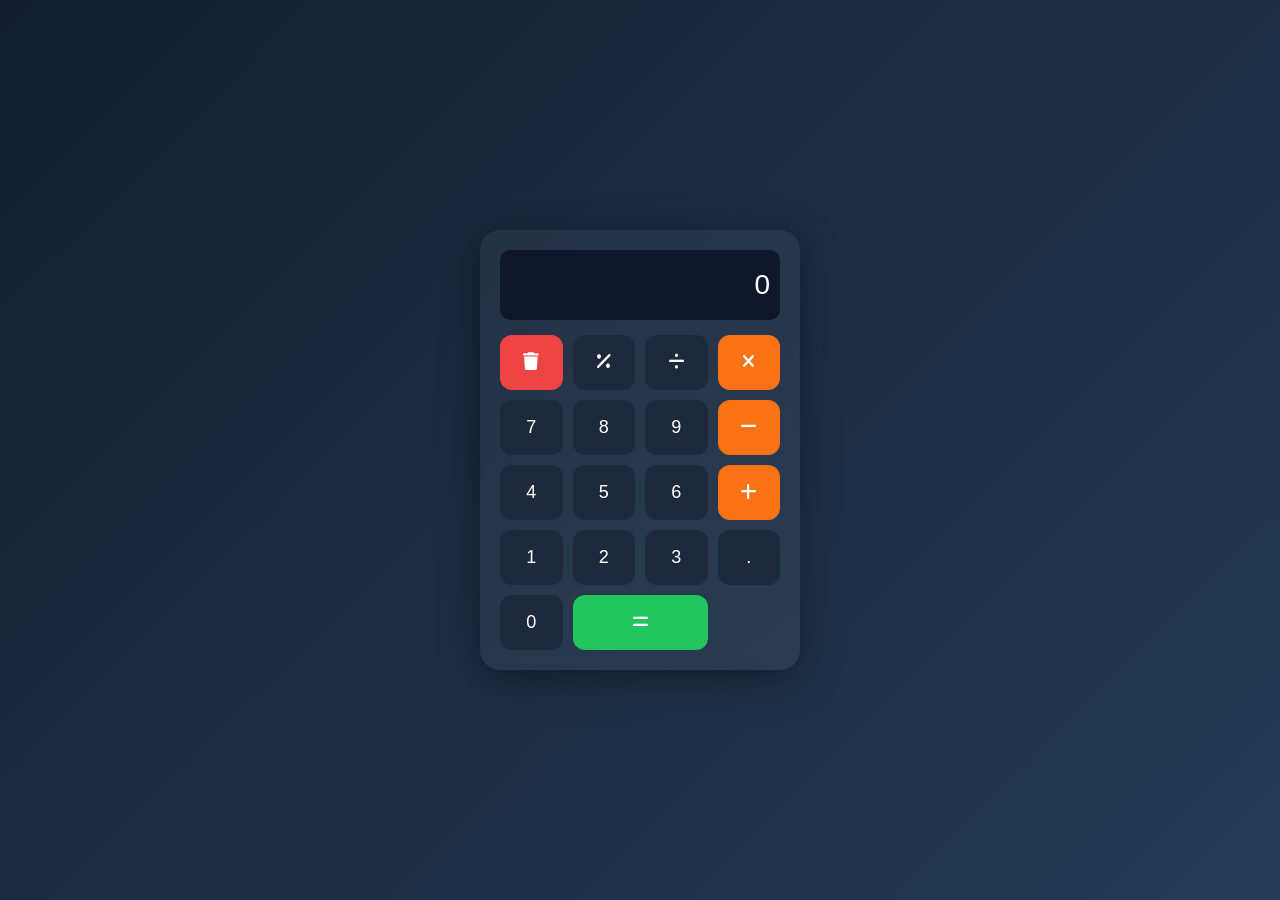
<file: Projects/01_Simple_Calculator/index.html>
<!doctype html>
<html lang="en">
  <head>
    <meta charset="UTF-8" />
    <meta name="viewport" content="width=device-width, initial-scale=1.0" />
    <title>🧮 Modern Calculator</title>

    <!-- Font Awesome Icons -->
    <link
      rel="stylesheet"
      href="https://cdnjs.cloudflare.com/ajax/libs/font-awesome/6.5.0/css/all.min.css"
    />

    <link rel="stylesheet" href="style.css" />
  </head>

  <body>
    <div class="calculator">
      <input type="text" class="display" id="display" value="0" disabled />

      <div class="buttons">
        <button class="clear" onclick="clearDisplay()">
          <i class="fa-solid fa-trash"></i>
        </button>

        <button onclick="append('%')">
          <i class="fa-solid fa-percent"></i>
        </button>

        <button onclick="append('/')">
          <i class="fa-solid fa-divide"></i>
        </button>

        <button class="operator" onclick="append('*')">
          <i class="fa-solid fa-xmark"></i>
        </button>

        <button onclick="append('7')">7</button>
        <button onclick="append('8')">8</button>
        <button onclick="append('9')">9</button>

        <button class="operator" onclick="append('-')">
          <i class="fa-solid fa-minus"></i>
        </button>

        <button onclick="append('4')">4</button>
        <button onclick="append('5')">5</button>
        <button onclick="append('6')">6</button>

        <button class="operator" onclick="append('+')">
          <i class="fa-solid fa-plus"></i>
        </button>

        <button onclick="append('1')">1</button>
        <button onclick="append('2')">2</button>
        <button onclick="append('3')">3</button>

        <button onclick="append('.')">.</button>
        <button onclick="append('0')">0</button>

        <button class="equal" onclick="calculate()">
          <i class="fa-solid fa-equals"></i>
        </button>
      </div>
    </div>

    <script src="script.js"></script>
  </body>
</html>
</file>
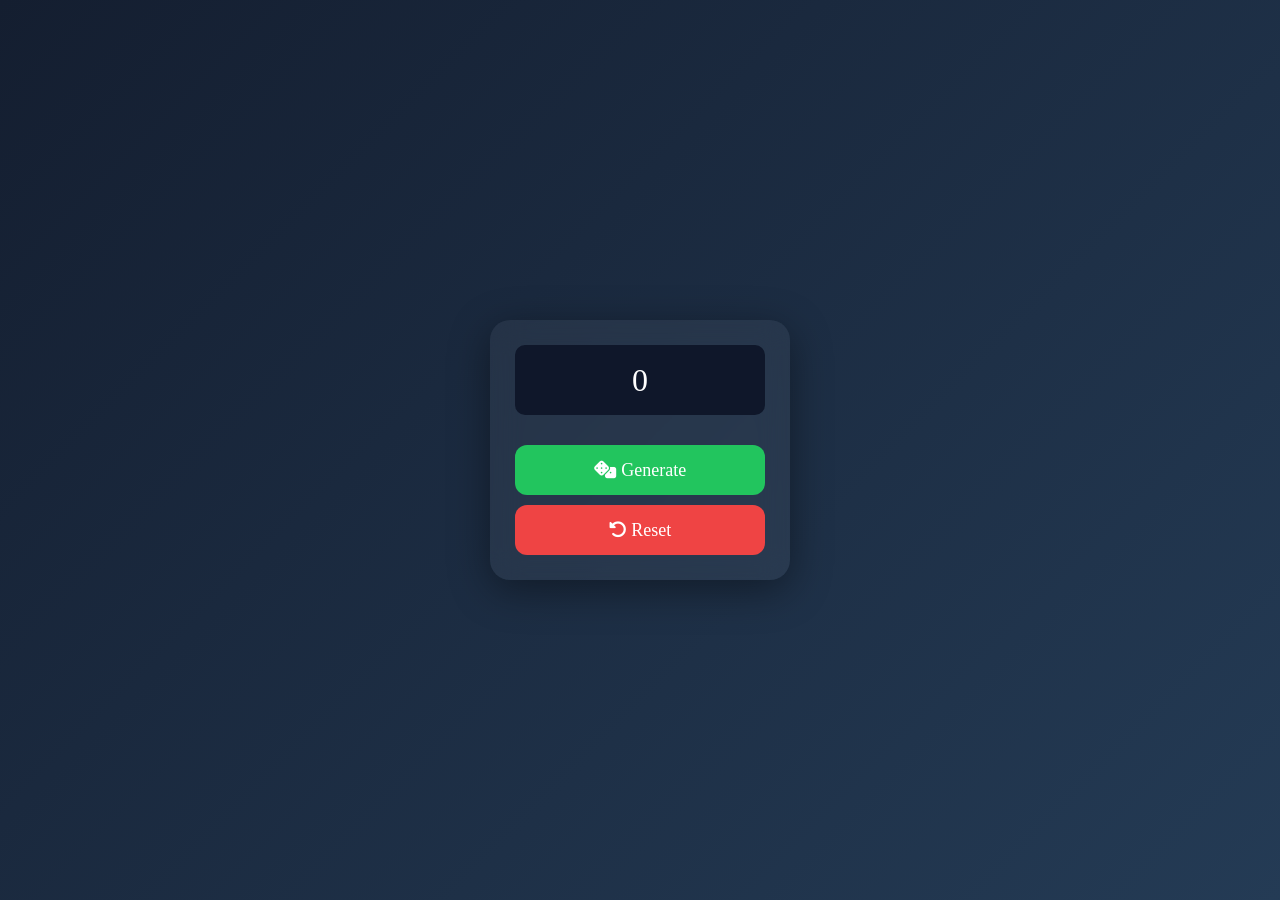
<file: Projects/02_Random_Number_Generator/index.html>
<!doctype html>
<html lang="en">
  <head>
    <meta charset="UTF-8" />
    <title>🎲 Random Number Generator</title>
    <meta name="viewport" content="width=device-width, initial-scale=1.0" />

    <link
      rel="stylesheet"
      href="https://cdnjs.cloudflare.com/ajax/libs/font-awesome/6.5.0/css/all.min.css"
    />

    <link rel="stylesheet" href="style.css" />
  </head>

  <body>
    <div class="container">
      <input class="display" id="display" value="0" disabled />

      <button class="generate" onclick="generateNumber()">
        <i class="fa-solid fa-dice"></i> Generate
      </button>

      <button class="reset" onclick="resetNumber()">
        <i class="fa-solid fa-rotate-left"></i> Reset
      </button>
    </div>

    <script src="script.js"></script>
  </body>
</html>
</file>
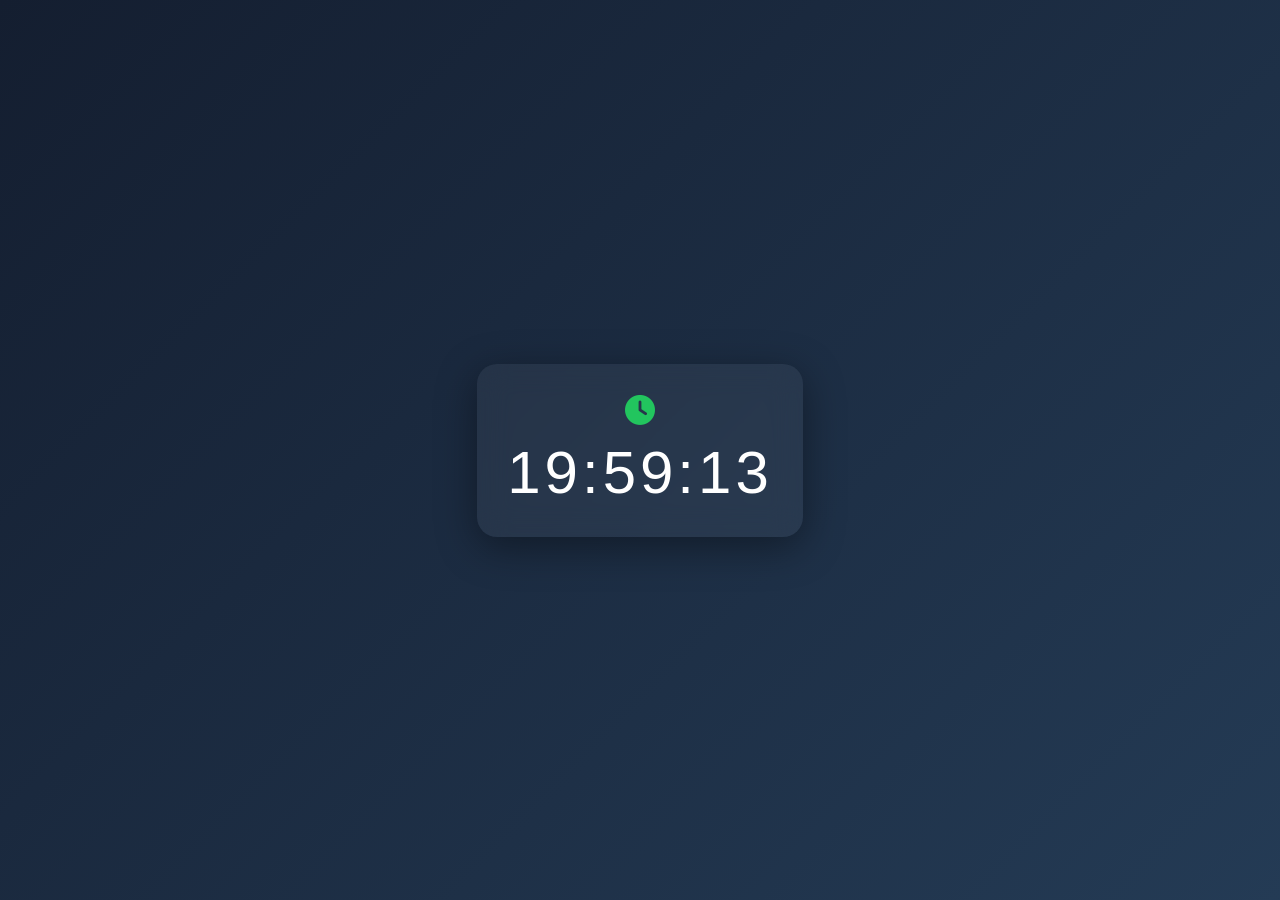
<file: Projects/03_Digital_Clock/index.html>
<!doctype html>
<html lang="en">
  <head>
    <meta charset="UTF-8" />
    <meta name="viewport" content="width=device-width, initial-scale=1.0" />
    <title>Digital Clock</title>

    <link
      rel="stylesheet"
      href="https://cdnjs.cloudflare.com/ajax/libs/font-awesome/6.5.0/css/all.min.css"
    />
    <link rel="stylesheet" href="style.css" />
  </head>

  <body>
    <div class="clock-container">
      <div class="icon">
        <i class="fa-solid fa-clock"></i>
      </div>

      <div class="clock" id="clock">00:00:00</div>
    </div>

    <script src="script.js"></script>
  </body>
</html>
</file>
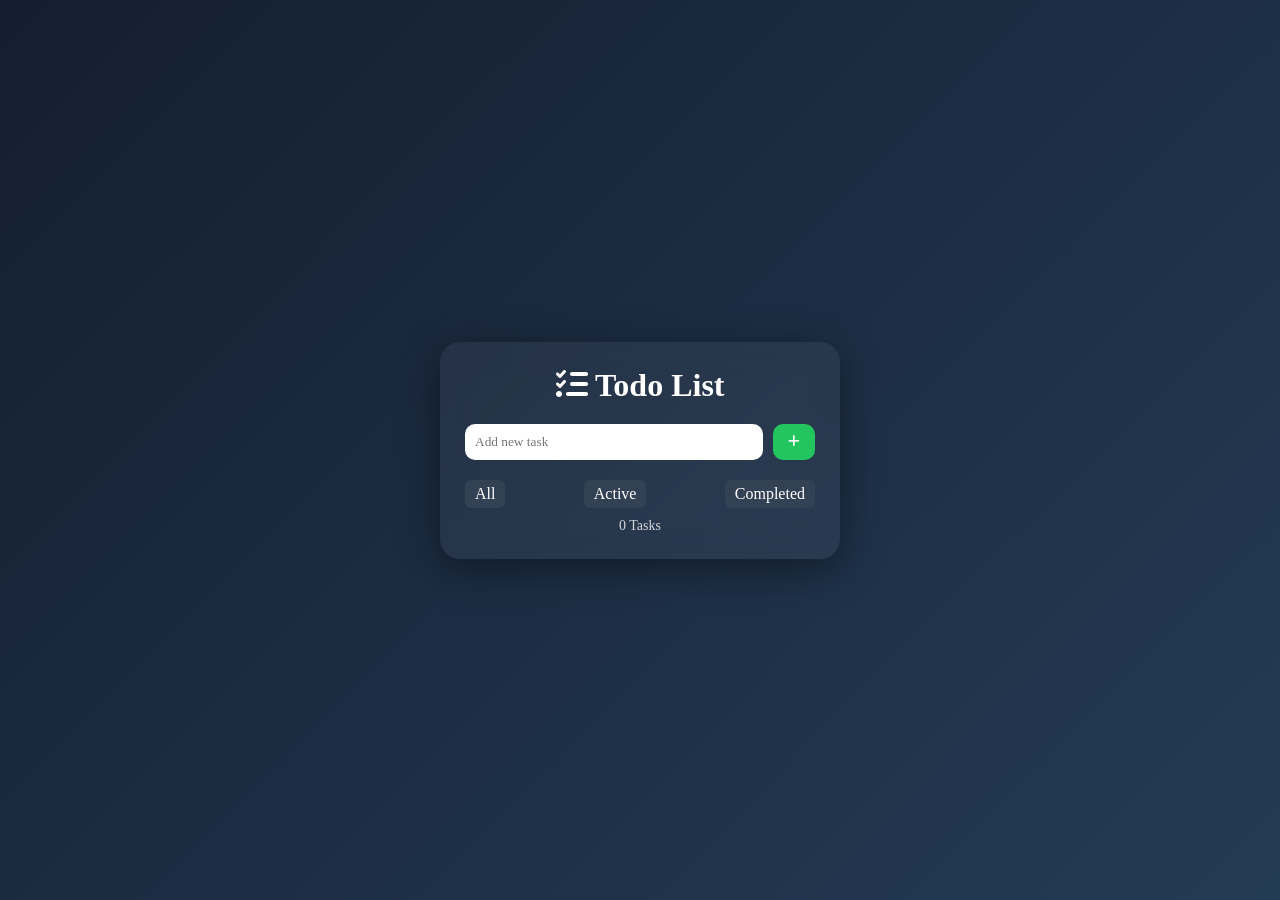
<file: Projects/04_Todo_List/index.html>
<!doctype html>
<html lang="en">
  <head>
    <meta charset="UTF-8" />
    <meta name="viewport" content="width=device-width, initial-scale=1.0" />
    <title>Todo App</title>

    <link
      rel="stylesheet"
      href="https://cdnjs.cloudflare.com/ajax/libs/font-awesome/6.5.0/css/all.min.css"
    />

    <link rel="stylesheet" href="style.css" />
  </head>

  <body>
    <div class="container">
      <h1><i class="fa-solid fa-list-check"></i> Todo List</h1>

      <div class="input-box">
        <input id="taskInput" placeholder="Add new task" />
        <button class="add-btn" onclick="addTask()">
          <i class="fa-solid fa-plus"></i>
        </button>
      </div>

      <ul id="todoList" class="todo-list"></ul>

      <div class="filters">
        <span class="filter-btn" onclick="filterTasks('all')">All</span>
        <span class="filter-btn" onclick="filterTasks('active')">Active</span>
        <span class="filter-btn" onclick="filterTasks('completed')"
          >Completed</span
        >
      </div>

      <div class="counter"><span id="taskCount">0</span> Tasks</div>
    </div>

    <script src="script.js"></script>
  </body>
</html>
</file>
<file: Projects/01_Simple_Calculator/style.css>
* {
  margin: 0;
  padding: 0;
  box-sizing: border-box;
  font-family:
    Segoe UI,
    sans-serif;
}

body {
  height: 100vh;
  display: flex;
  align-items: center;
  justify-content: center;
  background: linear-gradient(135deg, #141e30, #243b55);
}

.calculator {
  width: 320px;
  padding: 20px;
  border-radius: 20px;
  background: rgba(255, 255, 255, 0.05);
  backdrop-filter: blur(15px);
  box-shadow: 0 10px 40px rgba(0, 0, 0, 0.4);
}

.display {
  width: 100%;
  height: 70px;
  border: none;
  outline: none;
  font-size: 28px;
  text-align: right;
  padding: 10px;
  border-radius: 10px;
  background: #0f172a;
  color: #fff;
  margin-bottom: 15px;
}

.buttons {
  display: grid;
  grid-template-columns: repeat(4, 1fr);
  gap: 10px;
}

button {
  height: 55px;
  border: none;
  border-radius: 12px;
  font-size: 18px;
  cursor: pointer;
  color: white;
  background: #1e293b;
  transition: 0.2s;
}

button:hover {
  background: #334155;
  transform: scale(1.05);
}

.operator {
  background: #f97316;
}

.operator:hover {
  background: #fb923c;
}

.equal {
  background: #22c55e;
  grid-column: span 2;
}

.equal:hover {
  background: #4ade80;
}

.clear {
  background: #ef4444;
}

.clear:hover {
  background: #f87171;
}
</file>
<file: Projects/02_Random_Number_Generator/style.css>
* {
  margin: 0;
  padding: 0;
  box-sizing: border-box;
  font-family: Segoe UI;
}

body {
  height: 100vh;
  display: flex;
  align-items: center;
  justify-content: center;
  background: linear-gradient(135deg, #141e30, #243b55);
}

.container {
  width: 300px;
  padding: 25px;
  border-radius: 20px;
  background: rgba(255, 255, 255, 0.05);
  backdrop-filter: blur(15px);
  box-shadow: 0 10px 40px rgba(0, 0, 0, 0.4);
  text-align: center;
}

.display {
  width: 100%;
  height: 70px;
  border: none;
  outline: none;
  font-size: 32px;
  text-align: center;
  border-radius: 10px;
  background: #0f172a;
  color: white;
  margin-bottom: 20px;
}

button {
  width: 100%;
  height: 50px;
  border: none;
  border-radius: 12px;
  font-size: 18px;
  cursor: pointer;
  color: white;
  margin-top: 10px;
  transition: 0.2s;
}

.generate {
  background: #22c55e;
}

.generate:hover {
  background: #4ade80;
}

.reset {
  background: #ef4444;
}

.reset:hover {
  background: #f87171;
}
</file>
<file: Projects/03_Digital_Clock/style.css>
* {
  margin: 0;
  padding: 0;
  box-sizing: border-box;
  font-family:
    Segoe UI,
    sans-serif;
}

body {
  height: 100vh;
  display: flex;
  align-items: center;
  justify-content: center;
  background: linear-gradient(135deg, #141e30, #243b55);
}

.clock-container {
  padding: 30px;
  border-radius: 20px;
  background: rgba(255, 255, 255, 0.05);
  backdrop-filter: blur(15px);
  box-shadow: 0 10px 40px rgba(0, 0, 0, 0.4);
  text-align: center;
  color: white;
}

.clock {
  font-size: 60px;
  letter-spacing: 4px;
  margin-top: 10px;
}

.icon {
  font-size: 30px;
  color: #22c55e;
}
</file>
<file: Projects/04_Todo_List/style.css>
* {
  margin: 0;
  padding: 0;
  box-sizing: border-box;
  font-family: Segoe UI;
}

body {
  height: 100vh;
  display: flex;
  justify-content: center;
  align-items: center;
  background: linear-gradient(135deg, #141e30, #243b55);
}

.container {
  width: 400px;
  padding: 25px;
  border-radius: 20px;
  background: rgba(255, 255, 255, 0.05);
  backdrop-filter: blur(15px);
  box-shadow: 0 10px 40px rgba(0, 0, 0, 0.4);
  color: white;
}

h1 {
  text-align: center;
  margin-bottom: 20px;
}

.input-box {
  display: flex;
  gap: 10px;
  margin-bottom: 20px;
}

input {
  flex: 1;
  padding: 10px;
  border: none;
  border-radius: 10px;
  outline: none;
}

button {
  border: none;
  padding: 10px 15px;
  border-radius: 10px;
  cursor: pointer;
}

.add-btn {
  background: #22c55e;
  color: white;
}

.todo-list {
  list-style: none;
}

.todo {
  display: flex;
  justify-content: space-between;
  align-items: center;
  padding: 10px;
  margin-bottom: 10px;
  background: #1e293b;
  border-radius: 10px;
}

.completed span {
  text-decoration: line-through;
  opacity: 0.6;
}

.actions i {
  cursor: pointer;
  margin-left: 10px;
}

.filters {
  display: flex;
  justify-content: space-between;
  margin-top: 15px;
}

.filter-btn {
  background: #334155;
  color: white;
  padding: 5px 10px;
  border-radius: 6px;
  cursor: pointer;
}

.counter {
  margin-top: 10px;
  text-align: center;
  font-size: 14px;
  opacity: 0.8;
}
</file>
